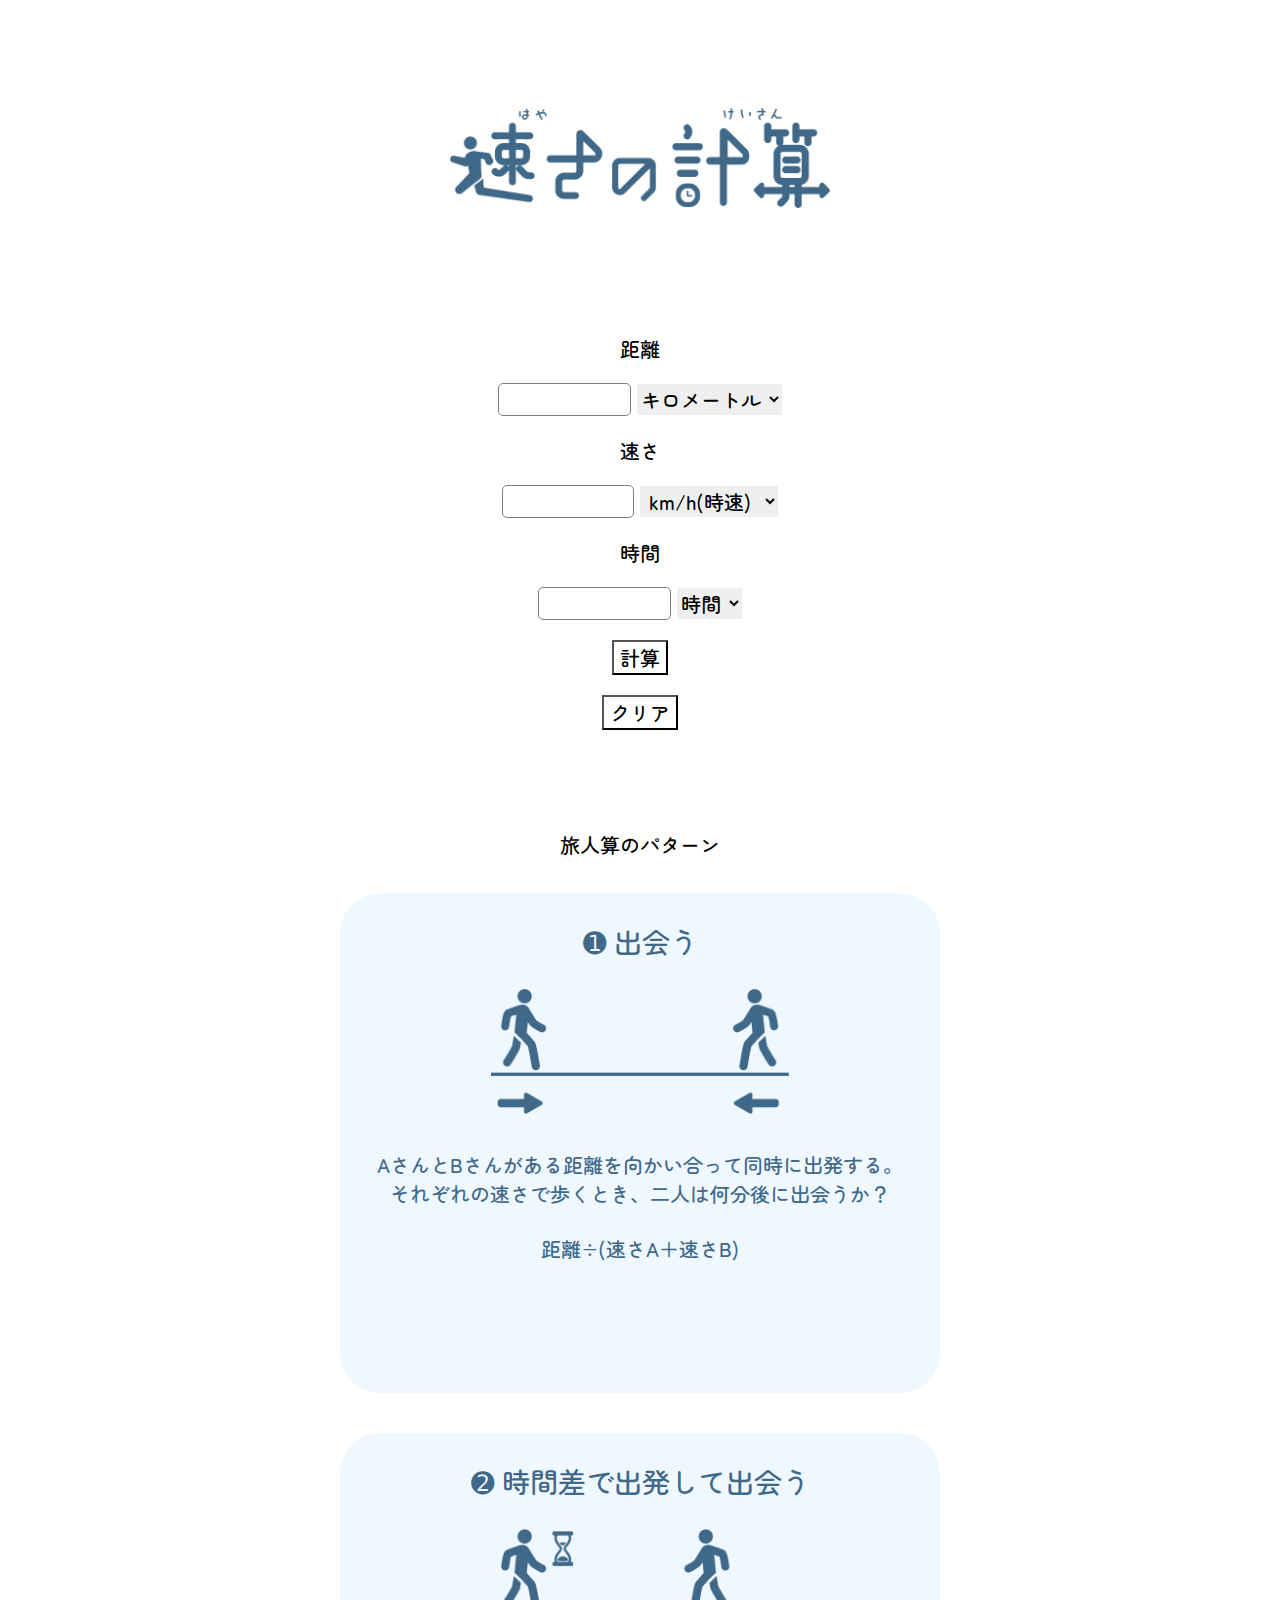
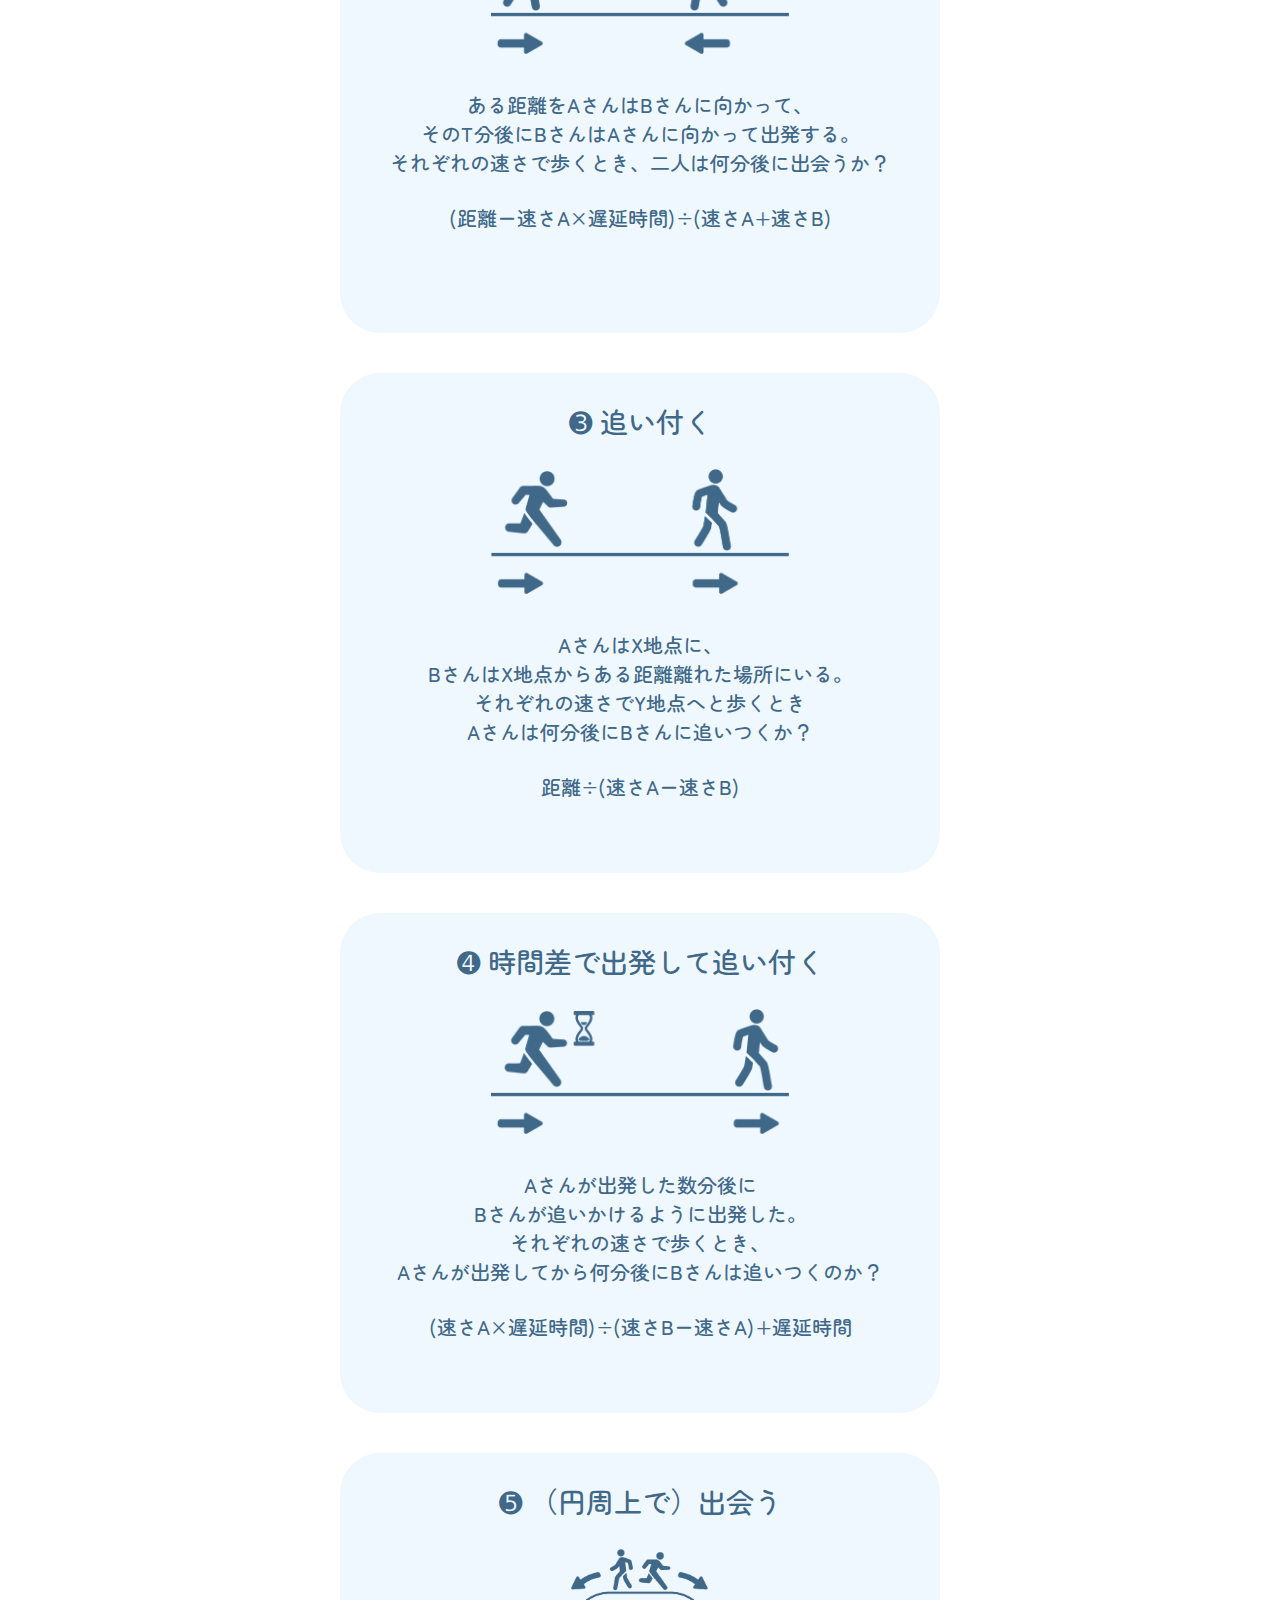
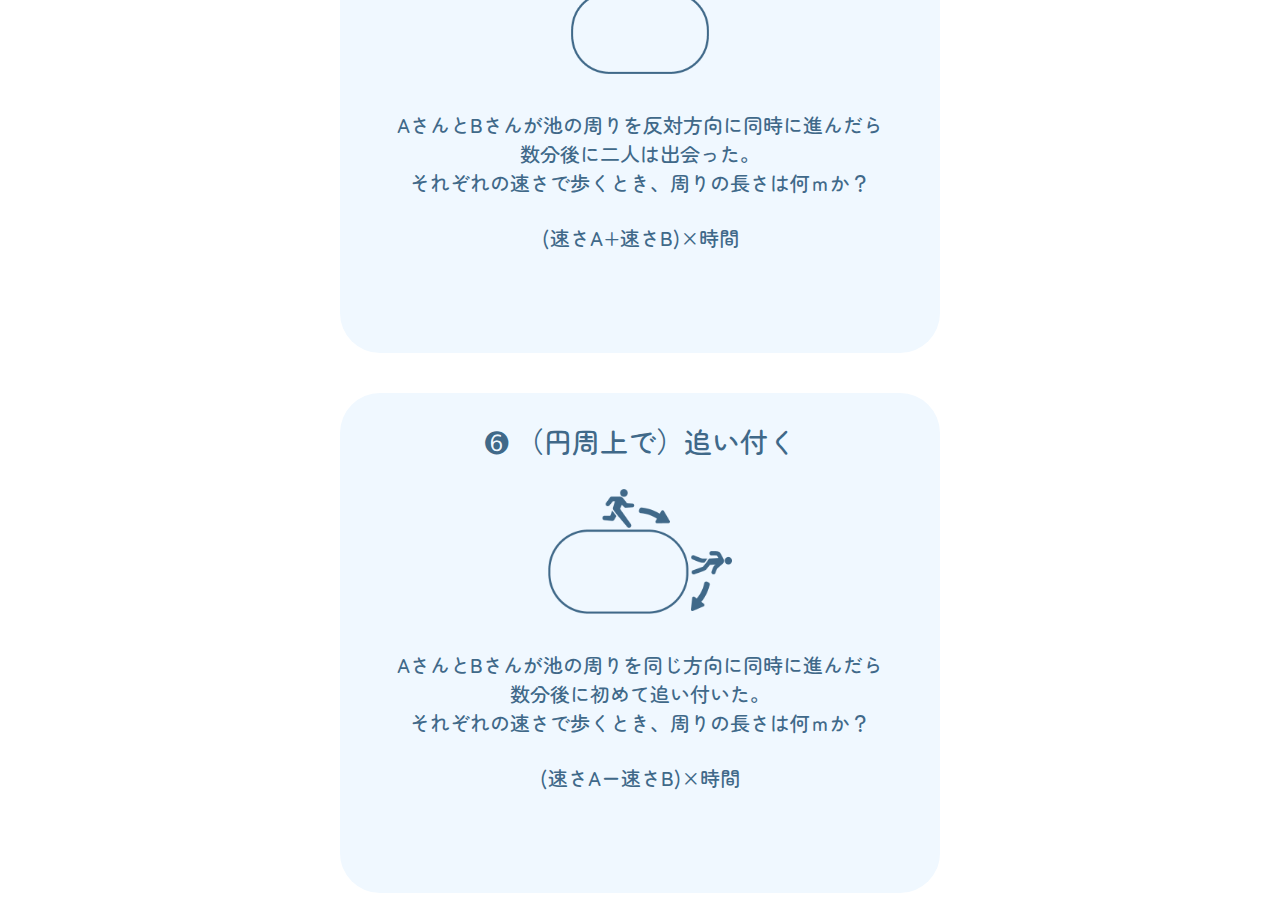
<file: index.html>
<!DOCTYPE html>
<html lang="ja">
  <head>
    <meta charset="UTF-8" />
    <meta name="viewport" content="width=device-width, initial-scale=1.0" />
    <title>卒論</title>
    <link href="style.css" rel="stylesheet" />
    <style>
      @import url("https://fonts.googleapis.com/css2?family=Zen+Maru+Gothic:wght@400;500;700;900&display=swap");
    </style>
  </head>

  <body>
    <img src="imgs/rogo1.png" id="rogo1" />
    <div id="main">
      <p>距離</p>
      <input id="distance" />
      <select id="d_unit">
        <option selected value="キロメートル">キロメートル</option>
        <option value="メートル">メートル</option>
        <option value="ミリメートル">ミリメートル</option>
      </select>

      <p>速さ</p>
      <input id="velocity" />
      <select id="v_unit">
        <option selected value="km/h">km/h(時速)</option>
        <option value="m/min">m/min(分速)</option>
        <option value="m/s">m/s(秒速)</option>
      </select>

      <p>時間</p>
      <input id="time" />
      <select id="t_unit">
        <option selected value="時間">時間</option>
        <option value="分">分</option>
        <option value="秒">秒</option>
      </select>

      <p><button id="calculation">計算</button></p>
      <p><button id="clear">クリア</button></p>

      <p id="result"></p>
    </div>

    <h1>旅人算のパターン</h1>
    <div id="pattern">
      <div id="card">
        <a href="pattern1.html">
          <h3>➊ 出会う</h3>
          <img src="imgs/p1.png" />
          <p>
            AさんとBさんがある距離を向かい合って同時に出発する。<br />
            それぞれの速さで歩くとき、二人は何分後に出会うか？
          </p>
          <h4>距離÷(速さA＋速さB)</h4>
        </a>
      </div>
      <div id="card">
        <a href="pattern2.html">
          <h3>➋ 時間差で出発して出会う</h3>
          <img src="imgs/p2.png" />
          <p>
            ある距離をAさんはBさんに向かって、<br />そのT分後にBさんはAさんに向かって出発する。<br />それぞれの速さで歩くとき、二人は何分後に出会うか？
          </p>
          <h4>(距離ー速さA×遅延時間)÷(速さA+速さB)</h4>
        </a>
      </div>
      <div id="card">
        <a href="pattern3.html">
          <h3>➌ 追い付く</h3>
          <img src="imgs/p3.png" />
          <p>
            AさんはX地点に、<br />BさんはX地点からある距離離れた場所にいる。<br />
            それぞれの速さでY地点へと歩くとき<br />Aさんは何分後にBさんに追いつくか？
          </p>
          <h4>距離÷(速さAー速さB)</h4>
        </a>
      </div>
      <div id="card">
        <a href="pattern4.html">
          <h3>➍ 時間差で出発して追い付く</h3>
          <img src="imgs/p4.png" />
          <p>
            Aさんが出発した数分後に<br />Bさんが追いかけるように出発した。<br />
            それぞれの速さで歩くとき、<br />Aさんが出発してから何分後にBさんは追いつくのか？
          </p>
          <h4>(速さA×遅延時間)÷(速さBー速さA)+遅延時間</h4>
        </a>
      </div>
      <div id="card">
        <a href="pattern5.html">
          <h3>➎ （円周上で）出会う</h3>
          <img src="imgs/p5.png" />
          <p>
            AさんとBさんが池の周りを反対方向に同時に進んだら<br />数分後に二人は出会った。<br />それぞれの速さで歩くとき、周りの長さは何ｍか？
          </p>
          <h4>(速さA+速さB)×時間</h4>
        </a>
      </div>
      <div id="card">
        <a href="pattern6.html">
          <h3>➏ （円周上で）追い付く</h3>
          <img src="imgs/p6.png" />
          <p>
            AさんとBさんが池の周りを同じ方向に同時に進んだら<br />数分後に初めて追い付いた。<br />
            それぞれの速さで歩くとき、周りの長さは何ｍか？
          </p>
          <h4>(速さAー速さB)×時間</h4>
        </a>
      </div>
    </div>

    <script src="script.js"></script>
  </body>
</html>
</file>
<file: style.css>
* {
  font-family: "Zen Maru Gothic", serif;
  font-weight: 500;
  font-style: normal;
  font-size: 20px;
}

body {
  text-align: center;
}

#rogo1 {
  width: 30%;
  min-width: 15em;
  margin: 100px 0;
}

select {
  overflow: hidden;
  text-align: center;
  border: none;
  padding-right: 5px;
}

input {
  border: solid gray 1px;
  width: 10%;
  border-radius: 5px;
}

button {
  background-color: white;
}

#pattern {
  display: flex;
  justify-content: center;
  align-items: center;
  flex-wrap: wrap;
  color: #406989;
}

#card a {
  text-decoration: none;
}
#card a:link {
  color: #406989;
}
#card a:visited {
  color: #406989;
}

#card:hover {
  transform: translateY(-3px);
  box-shadow: 0 7px 34px rgba(50, 50, 93, 0.1), 0 3px 6px rgba(0, 0, 0, 0.08);
}

#card {
  margin: 1rem;
  width: 30em;
  height: 25em;
  background-color: aliceblue;
  border-radius: 2em;
}

#card img {
  height: 25%;
  margin-bottom: 30px;
}

h3 {
  font-size: 28px;
}

#pattern p {
  margin: 0 20px;
}

h1 {
  margin-top: 100px;
}
</file>
